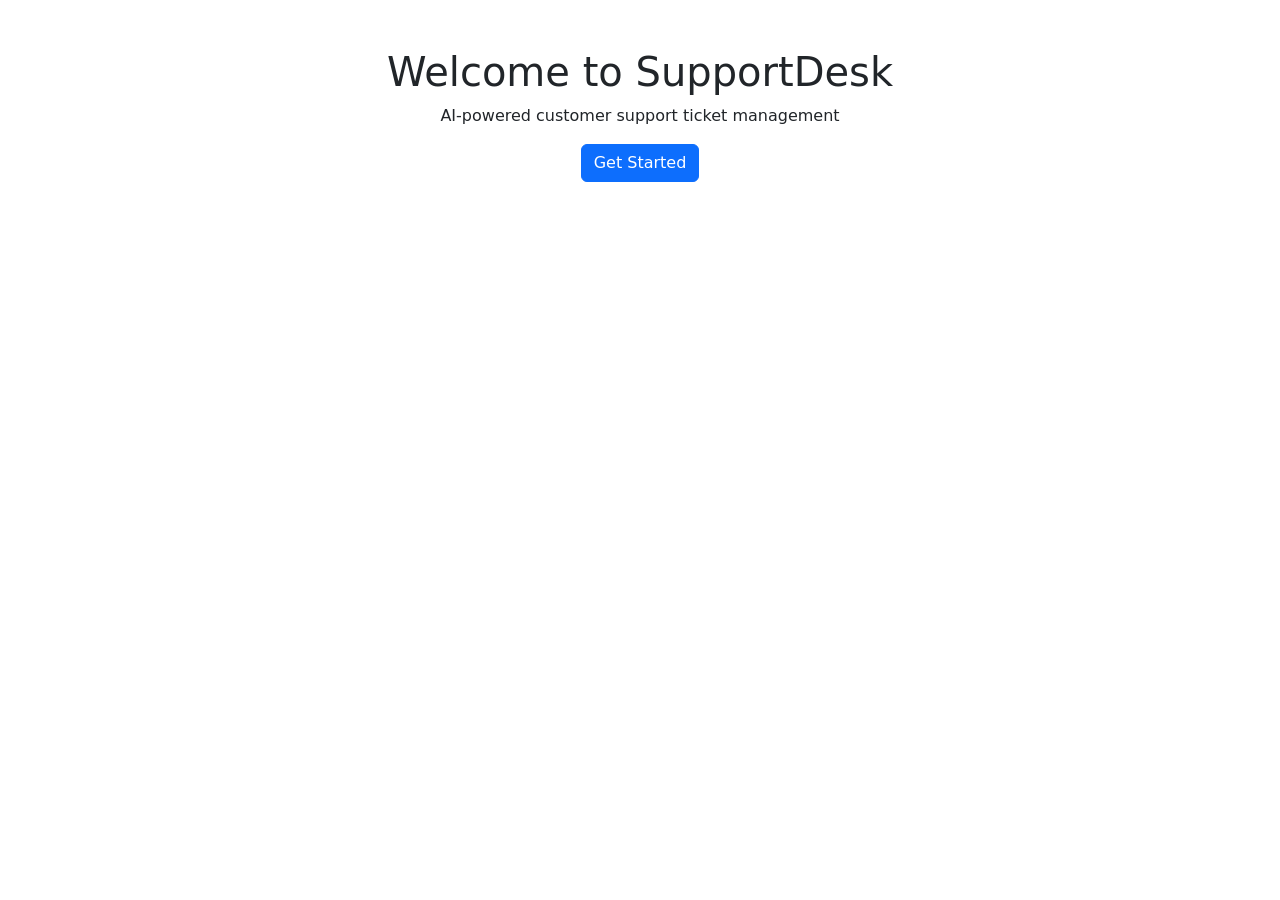
<file: src/main/resources/templates/index.html>
<!DOCTYPE html>
<html lang="en"
      xmlns:th="http://www.thymeleaf.org">

<head>

    <meta charset="UTF-8">

    <meta name="viewport"
          content="width=device-width, initial-scale=1">

    <title>SupportDesk</title>

    <!-- Bootstrap -->
    <link
            href="https://cdn.jsdelivr.net/npm/bootstrap@5.3.3/dist/css/bootstrap.min.css"
            rel="stylesheet">

    <!-- Custom CSS -->
    <link rel="stylesheet"
          th:href="@{/css/style.css}">

</head>

<body>

<div th:replace="~{fragments/navbar :: navbar}"></div>

<div class="container page-container">

    <div class="text-center py-5">

        <h1 class="page-title">
            Welcome to SupportDesk
        </h1>

        <p class="page-subtitle">
            AI-powered customer support ticket management
        </p>

        <a href="/login"
           class="btn btn-primary">
            Get Started
        </a>

    </div>

</div>

</body>
</html>
</file>
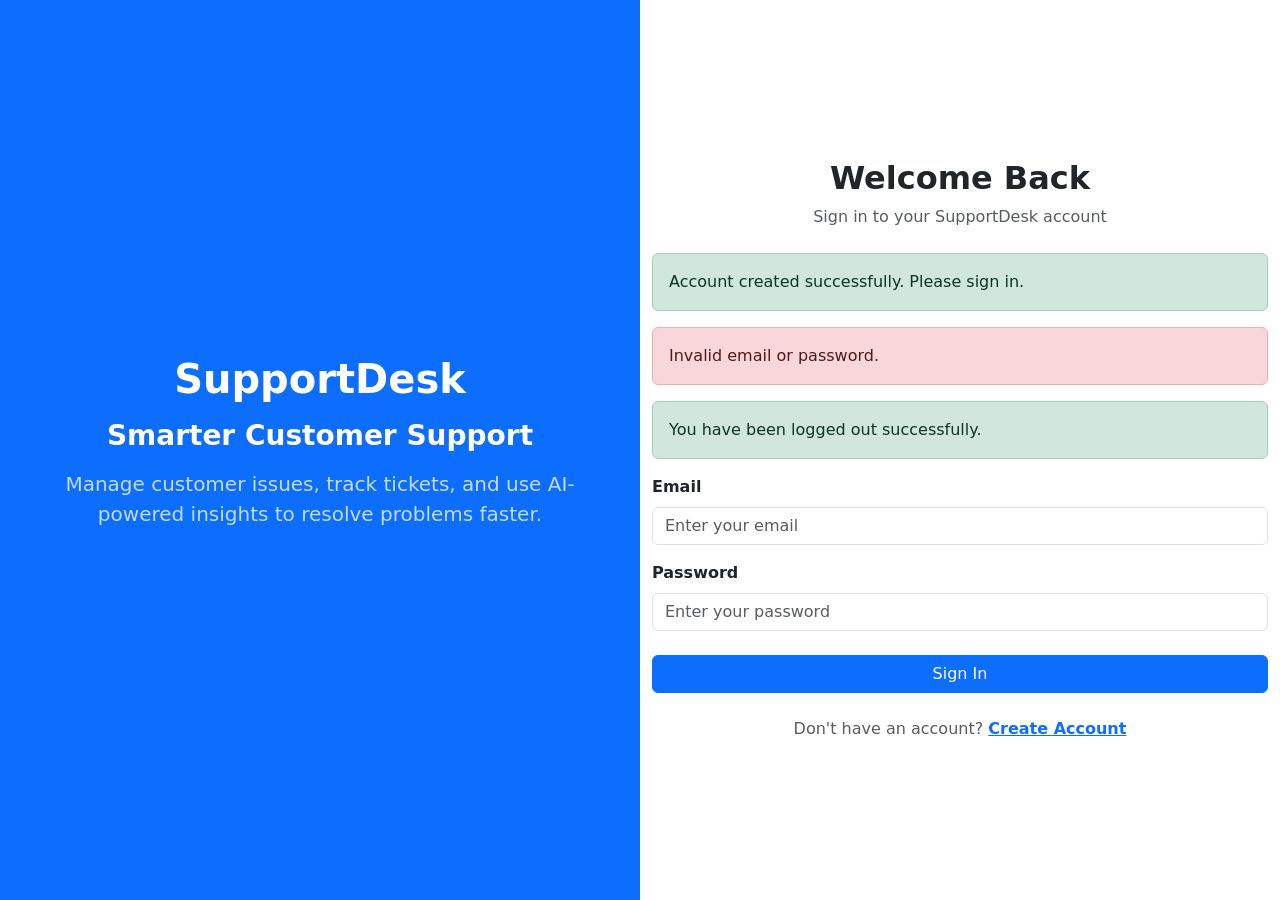
<file: src/main/resources/templates/login.html>
<!DOCTYPE html>
<html lang="en"
      xmlns:th="http://www.thymeleaf.org">

<head>

    <meta charset="UTF-8">

    <meta name="viewport"
          content="width=device-width, initial-scale=1">

    <title>Login | SupportDesk</title>

    <!-- Bootstrap -->
    <link
            href="https://cdn.jsdelivr.net/npm/bootstrap@5.3.3/dist/css/bootstrap.min.css"
            rel="stylesheet">

    <!-- Custom CSS -->
    <link rel="stylesheet"
          th:href="@{/css/style.css}">

</head>

<body>

<div class="container-fluid min-vh-100">

    <div class="row min-vh-100">

        <!-- Left Section -->
        <div class="col-lg-6 d-none d-lg-flex
                    align-items-center justify-content-center
                    bg-primary text-white">

            <div class="text-center px-5">

                <h1 class="fw-bold mb-3">
                    SupportDesk
                </h1>

                <h3 class="fw-semibold mb-3">
                    Smarter Customer Support
                </h3>

                <p class="lead opacity-75">
                    Manage customer issues, track tickets,
                    and use AI-powered insights to resolve
                    problems faster.
                </p>

            </div>

        </div>

        <!-- Login Section -->
        <div class="col-lg-6 d-flex
                    align-items-center justify-content-center">

            <div class="login-container w-100">

                <div class="text-center mb-4">

                    <h2 class="fw-bold">
                        Welcome Back
                    </h2>

                    <p class="text-muted">
                        Sign in to your SupportDesk account
                    </p>

                </div>

                <!-- Registration Success -->
                <div th:if="${param.registered}"
                     class="alert alert-success">
                    Account created successfully. Please sign in.
                </div>

                <!-- Error Message -->
                <div th:if="${param.error}"
                     class="alert alert-danger">
                    Invalid email or password.
                </div>

                <!-- Logout Message -->
                <div th:if="${param.logout}"
                     class="alert alert-success">
                    You have been logged out successfully.
                </div>

                <form th:action="@{/login}"
                      method="post">

                    <!-- Email -->
                    <div class="mb-3">

                        <label for="email"
                               class="form-label fw-semibold">
                            Email
                        </label>

                        <input type="email"
                               class="form-control"
                               id="email"
                               name="username"
                               placeholder="Enter your email"
                               required>

                    </div>

                    <!-- Password -->
                    <div class="mb-4">

                        <label for="password"
                               class="form-label fw-semibold">
                            Password
                        </label>

                        <input type="password"
                               class="form-control"
                               id="password"
                               name="password"
                               placeholder="Enter your password"
                               required>

                    </div>

                    <!-- Login Button -->
                    <button type="submit"
                            class="btn btn-primary w-100">
                        Sign In
                    </button>

                </form>

                <div class="text-center mt-4">

                    <span class="text-muted">
                        Don't have an account?
                    </span>

                    <a th:href="@{/register}"
                       class="fw-semibold text-primary">
                        Create Account
                    </a>

                </div>

            </div>

        </div>

    </div>

</div>

</body>
</html>
</file>
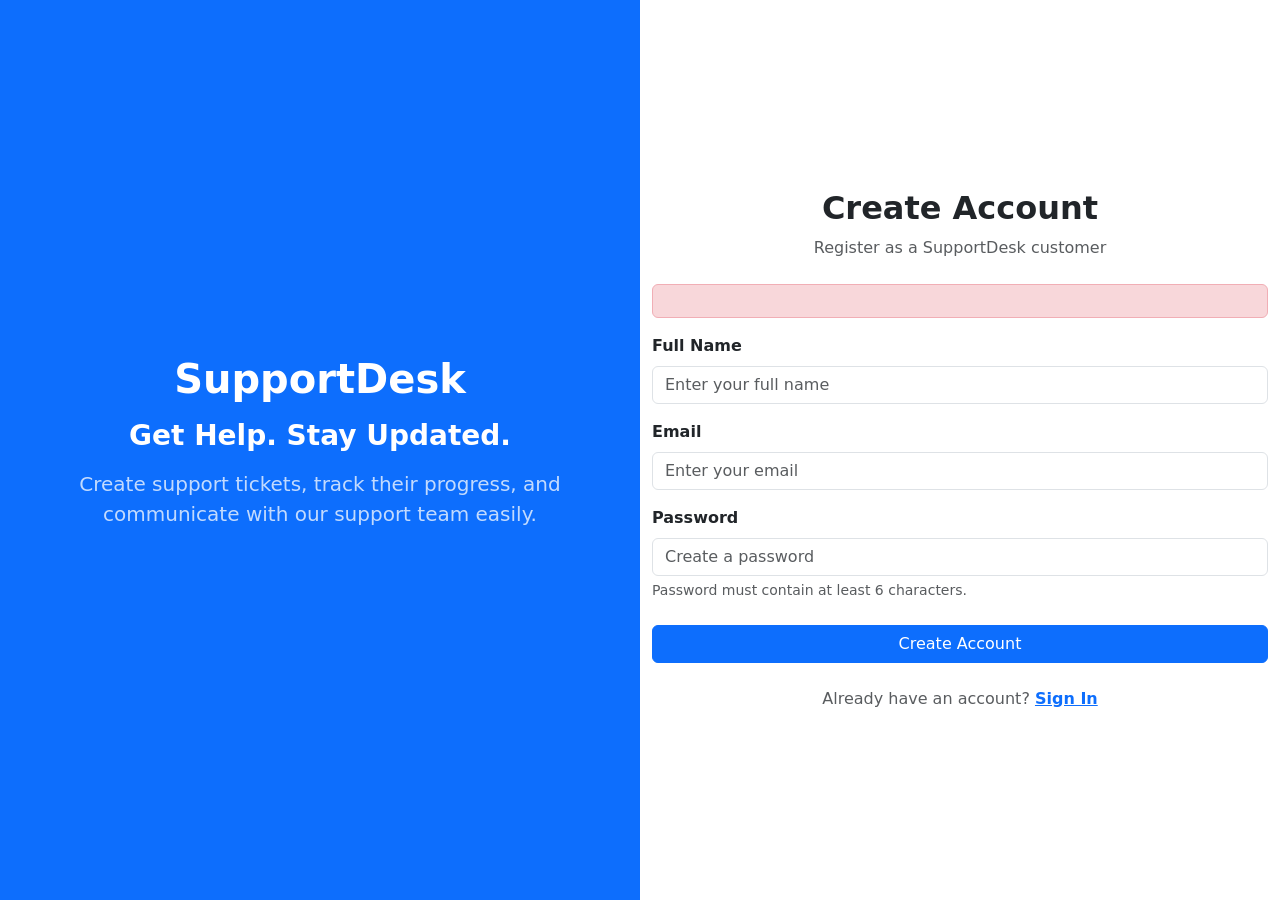
<file: src/main/resources/templates/register.html>
<!DOCTYPE html>
<html lang="en"
      xmlns:th="http://www.thymeleaf.org">

<head>

    <meta charset="UTF-8">

    <meta name="viewport"
          content="width=device-width, initial-scale=1">

    <title>Create Account | SupportDesk</title>

    <link
            href="https://cdn.jsdelivr.net/npm/bootstrap@5.3.3/dist/css/bootstrap.min.css"
            rel="stylesheet">

    <link rel="stylesheet"
          th:href="@{/css/style.css}">

</head>

<body>

<div class="container-fluid min-vh-100">

    <div class="row min-vh-100">

        <!-- Left Section -->
        <div class="col-lg-6 d-none d-lg-flex
                    align-items-center justify-content-center
                    bg-primary text-white">

            <div class="text-center px-5">

                <h1 class="fw-bold mb-3">
                    SupportDesk
                </h1>

                <h3 class="fw-semibold mb-3">
                    Get Help. Stay Updated.
                </h3>

                <p class="lead opacity-75">
                    Create support tickets, track their progress,
                    and communicate with our support team easily.
                </p>

            </div>

        </div>

        <!-- Register Section -->
        <div class="col-lg-6 d-flex
                    align-items-center justify-content-center">

            <div class="login-container w-100">

                <div class="text-center mb-4">

                    <h2 class="fw-bold">
                        Create Account
                    </h2>

                    <p class="text-muted">
                        Register as a SupportDesk customer
                    </p>

                </div>

                <!-- Error -->
                <div th:if="${error}"
                     class="alert alert-danger"
                     th:text="${error}">
                </div>

                <form th:action="@{/register}"
                      method="post">

                    <!-- Name -->
                    <div class="mb-3">

                        <label for="name"
                               class="form-label fw-semibold">
                            Full Name
                        </label>

                        <input type="text"
                               class="form-control"
                               id="name"
                               name="name"
                               placeholder="Enter your full name"
                               required>

                    </div>

                    <!-- Email -->
                    <div class="mb-3">

                        <label for="email"
                               class="form-label fw-semibold">
                            Email
                        </label>

                        <input type="email"
                               class="form-control"
                               id="email"
                               name="email"
                               placeholder="Enter your email"
                               required>

                    </div>

                    <!-- Password -->
                    <div class="mb-4">

                        <label for="password"
                               class="form-label fw-semibold">
                            Password
                        </label>

                        <input type="password"
                               class="form-control"
                               id="password"
                               name="password"
                               placeholder="Create a password"
                               minlength="6"
                               required>

                        <div class="form-text">
                            Password must contain at least 6 characters.
                        </div>

                    </div>

                    <!-- Register -->
                    <button type="submit"
                            class="btn btn-primary w-100">
                        Create Account
                    </button>

                </form>

                <div class="text-center mt-4">

                    <span class="text-muted">
                        Already have an account?
                    </span>

                    <a th:href="@{/login}"
                       class="fw-semibold text-primary">
                        Sign In
                    </a>

                </div>

            </div>

        </div>

    </div>

</div>

</body>
</html>
</file>
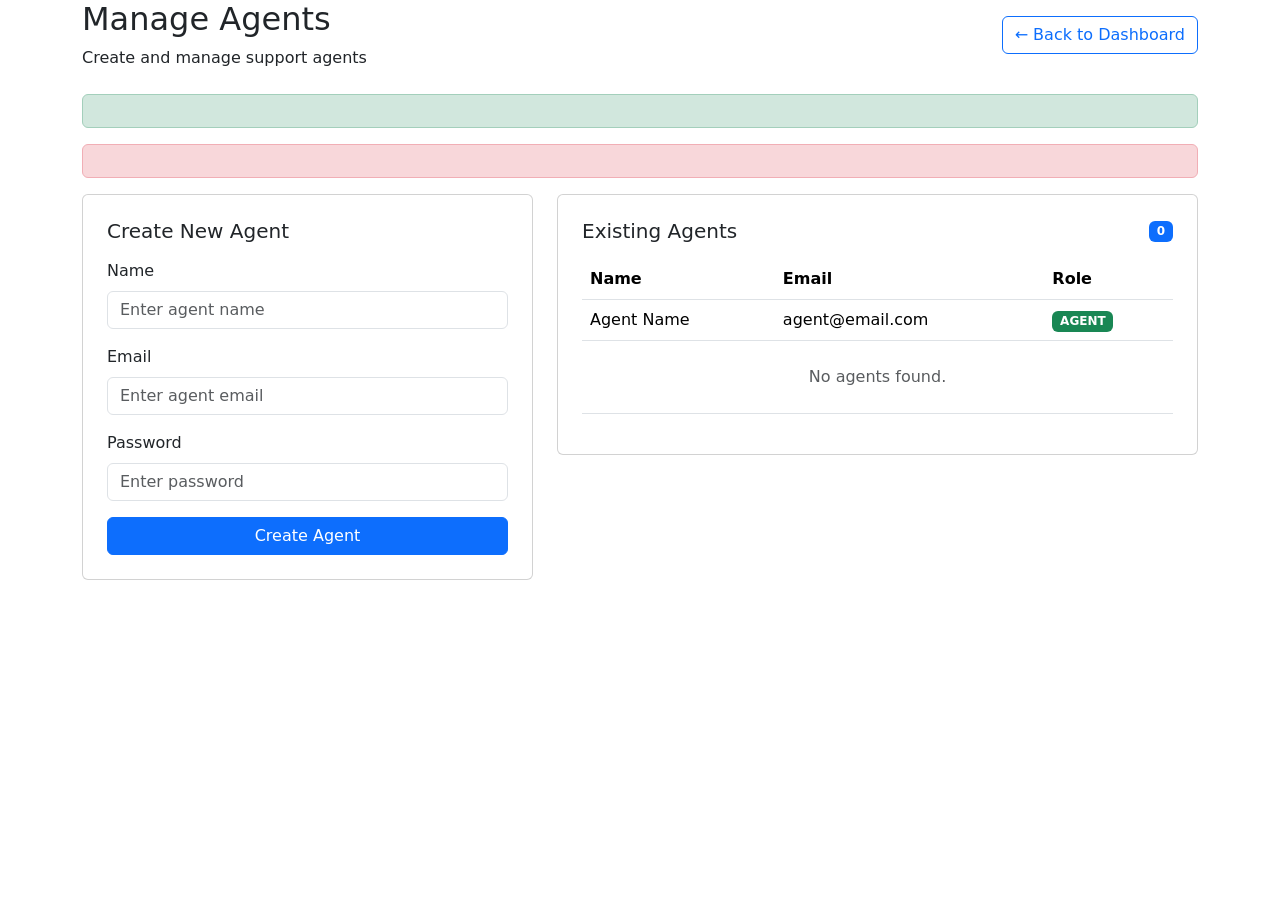
<file: src/main/resources/templates/admin/agents.html>
<!DOCTYPE html>
<html lang="en"
      xmlns:th="http://www.thymeleaf.org">

<head>
    <meta charset="UTF-8">
    <meta name="viewport" content="width=device-width, initial-scale=1">

    <title>Manage Agents - SupportDesk</title>

    <link href="https://cdn.jsdelivr.net/npm/bootstrap@5.3.3/dist/css/bootstrap.min.css"
          rel="stylesheet">

    <link rel="stylesheet"
          th:href="@{/css/style.css}">
</head>

<body>

<div th:replace="~{fragments/navbar :: navbar}"></div>

<div class="container page-container">

    <!-- Header -->
    <div class="d-flex justify-content-between align-items-center mb-4">

        <div>
            <h2 class="page-title">Manage Agents</h2>
            <p class="page-subtitle mb-0">
                Create and manage support agents
            </p>
        </div>

        <a th:href="@{/admin/dashboard}"
           class="btn btn-outline-primary">
            ← Back to Dashboard
        </a>

    </div>

    <!-- Alerts -->
    <div th:if="${success}"
         class="alert alert-success"
         th:text="${success}">
    </div>

    <div th:if="${error}"
         class="alert alert-danger"
         th:text="${error}">
    </div>

    <div class="row g-4">

        <!-- Create Agent -->
        <div class="col-lg-5">

            <div class="card custom-card p-4">

                <h5 class="mb-3">Create New Agent</h5>

                <form th:action="@{/admin/agents}"
                      th:object="${agentRequest}"
                      method="post">

                    <div class="mb-3">

                        <label class="form-label">
                            Name
                        </label>

                        <input type="text"
                               th:field="*{name}"
                               class="form-control"
                               placeholder="Enter agent name">

                    </div>

                    <div class="mb-3">

                        <label class="form-label">
                            Email
                        </label>

                        <input type="email"
                               th:field="*{email}"
                               class="form-control"
                               placeholder="Enter agent email">

                    </div>

                    <div class="mb-3">

                        <label class="form-label">
                            Password
                        </label>

                        <input type="password"
                               th:field="*{password}"
                               class="form-control"
                               placeholder="Enter password">

                    </div>

                    <button type="submit"
                            class="btn btn-primary w-100">
                        Create Agent
                    </button>

                </form>

            </div>

        </div>


        <!-- Agent List -->
        <div class="col-lg-7">

            <div class="card custom-card p-4">

                <div class="d-flex justify-content-between align-items-center mb-3">

                    <h5 class="mb-0">
                        Existing Agents
                    </h5>

                    <span class="badge bg-primary"
                          th:text="${#lists.size(agents)}">
                        0
                    </span>

                </div>

                <div class="table-responsive">

                    <table class="table">

                        <thead>
                        <tr>
                            <th>Name</th>
                            <th>Email</th>
                            <th>Role</th>
                        </tr>
                        </thead>

                        <tbody>

                        <tr th:each="agent : ${agents}">

                            <td th:text="${agent.name}">
                                Agent Name
                            </td>

                            <td th:text="${agent.email}">
                                agent@email.com
                            </td>

                            <td>
                                <span class="badge bg-success"
                                      th:text="${agent.role}">
                                    AGENT
                                </span>
                            </td>

                        </tr>

                        <tr th:if="${#lists.isEmpty(agents)}">

                            <td colspan="3"
                                class="text-center text-muted py-4">
                                No agents found.
                            </td>

                        </tr>

                        </tbody>

                    </table>

                </div>

            </div>

        </div>

    </div>

</div>

</body>
</html>
</file>
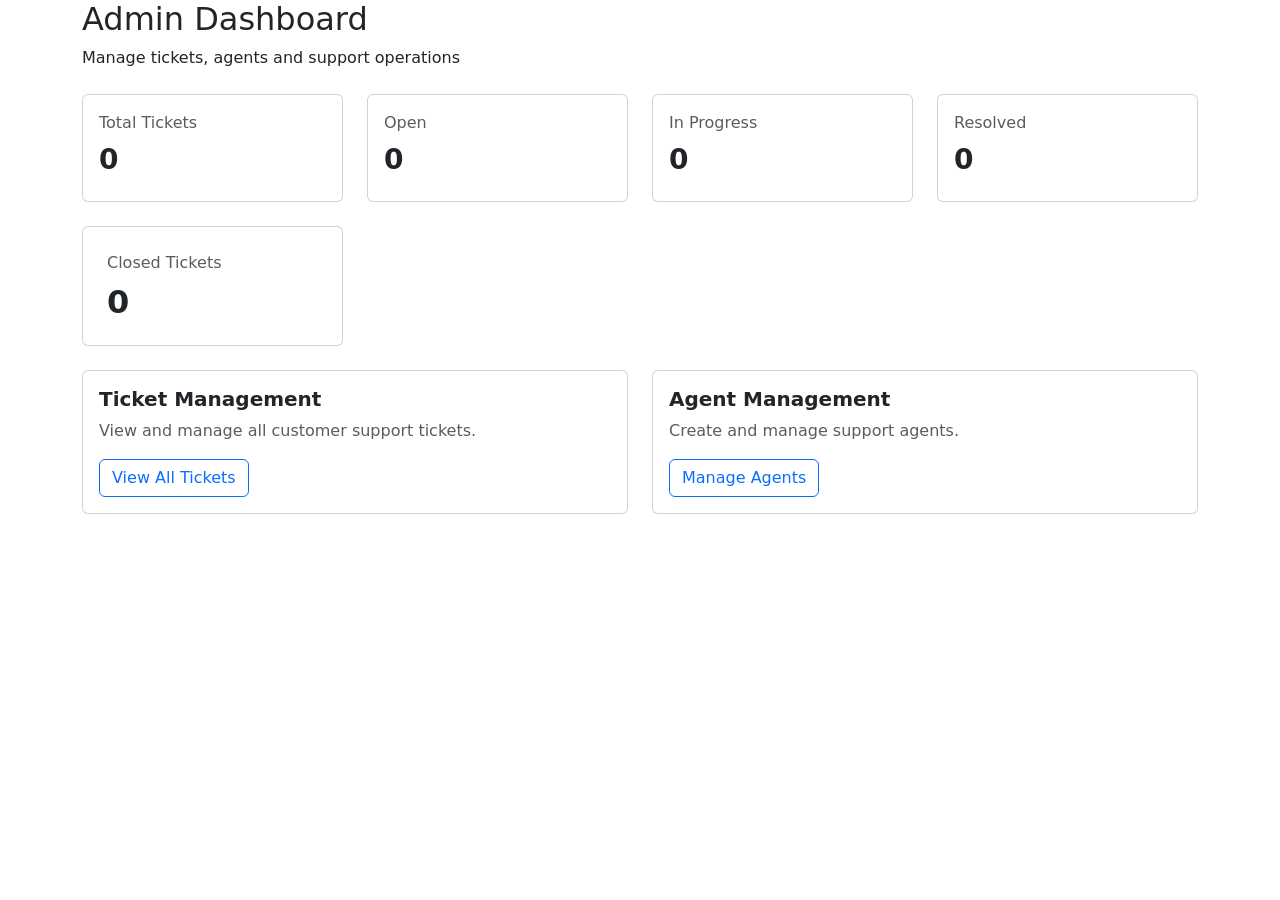
<file: src/main/resources/templates/admin/dashboard.html>
<!DOCTYPE html>
<html lang="en"
      xmlns:th="http://www.thymeleaf.org">

<head>
    <meta charset="UTF-8">
    <meta name="viewport"
          content="width=device-width, initial-scale=1">

    <title>Admin Dashboard - SupportDesk</title>

    <link href="https://cdn.jsdelivr.net/npm/bootstrap@5.3.3/dist/css/bootstrap.min.css"
          rel="stylesheet">

    <link rel="stylesheet"
          th:href="@{/css/style.css}">
</head>

<body>

<div th:replace="~{fragments/navbar :: navbar}"></div>

<div class="container page-container">

    <div class="d-flex justify-content-between align-items-center mb-4">

        <div>
            <h2 class="page-title">Admin Dashboard</h2>
            <p class="page-subtitle mb-0">
                Manage tickets, agents and support operations
            </p>
        </div>


    </div>


    <!-- Statistics -->

    <div class="row g-4 mb-4">

        <div class="col-md-3">

            <div class="card custom-card dashboard-stat">
                <div class="card-body">

                    <p class="text-muted mb-2">
                        Total Tickets
                    </p>

                    <h3 class="fw-bold"
                        th:text="${totalTickets}">
                        0
                    </h3>

                </div>
            </div>

        </div>


        <div class="col-md-3">

            <div class="card custom-card dashboard-stat">
                <div class="card-body">

                    <p class="text-muted mb-2">
                        Open
                    </p>

                    <h3 class="fw-bold"
                        th:text="${openTickets}">
                        0
                    </h3>

                </div>
            </div>

        </div>


        <div class="col-md-3">

            <div class="card custom-card dashboard-stat">
                <div class="card-body">

                    <p class="text-muted mb-2">
                        In Progress
                    </p>

                    <h3 class="fw-bold"
                        th:text="${inProgressTickets}">
                        0
                    </h3>

                </div>
            </div>

        </div>


        <div class="col-md-3">

            <div class="card custom-card dashboard-stat">
                <div class="card-body">

                    <p class="text-muted mb-2">
                        Resolved
                    </p>

                    <h3 class="fw-bold"
                        th:text="${resolvedTickets}">
                        0
                    </h3>

                </div>
            </div>

        </div>

        <div class="col-md-6 col-xl-3">
            <div class="card custom-card dashboard-stat p-4">
                <div class="text-muted mb-2">
                    Closed Tickets
                </div>

                <h2 class="fw-bold mb-0"
                    th:text="${closedTickets}">
                    0
                </h2>
            </div>
        </div>

    </div>


    <!-- Quick Actions -->

    <div class="row g-4">

        <div class="col-md-6">

            <div class="card custom-card">

                <div class="card-body">

                    <h5 class="fw-bold">
                        Ticket Management
                    </h5>

                    <p class="text-muted">
                        View and manage all customer support tickets.
                    </p>

                    <a th:href="@{/admin/tickets}"
                       class="btn btn-outline-primary">
                        View All Tickets
                    </a>

                </div>

            </div>

        </div>


        <div class="col-md-6">

            <div class="card custom-card">

                <div class="card-body">

                    <h5 class="fw-bold">
                        Agent Management
                    </h5>

                    <p class="text-muted">
                        Create and manage support agents.
                    </p>

                    <a th:href="@{/admin/agents}"
                       class="btn btn-outline-primary">
                        Manage Agents
                    </a>

                </div>

            </div>

        </div>

    </div>

</div>

</body>
</html>
</file>
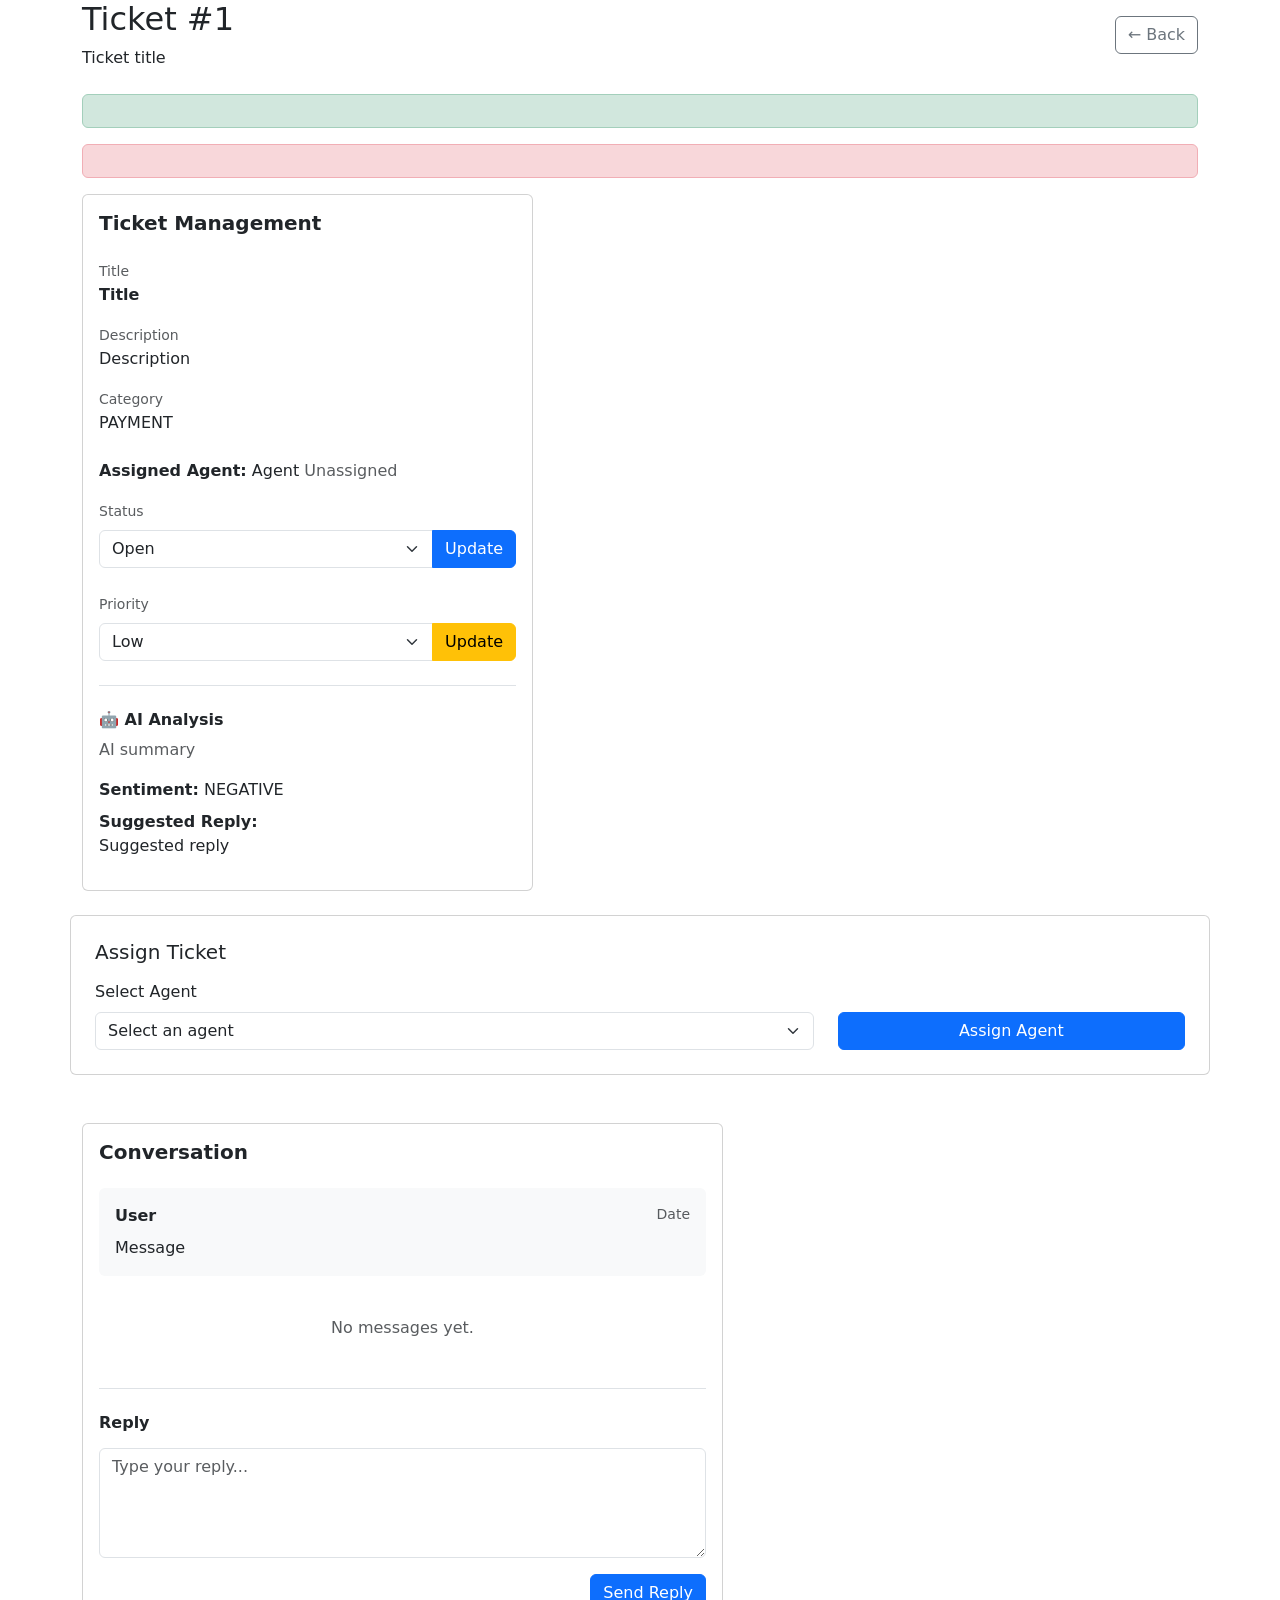
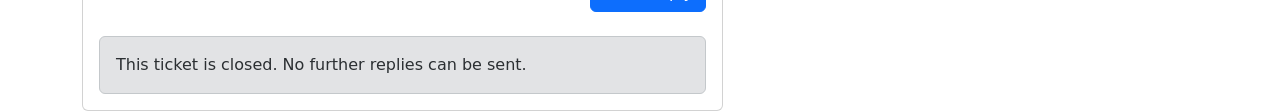
<file: src/main/resources/templates/admin/ticket-details.html>
<!DOCTYPE html>
<html lang="en"
      xmlns:th="http://www.thymeleaf.org">

<head>

    <meta charset="UTF-8">
    <meta name="viewport"
          content="width=device-width, initial-scale=1">

    <title>Manage Ticket - SupportDesk</title>

    <link href="https://cdn.jsdelivr.net/npm/bootstrap@5.3.3/dist/css/bootstrap.min.css"
          rel="stylesheet">

    <link rel="stylesheet"
          th:href="@{/css/style.css}">

</head>

<body>

<div th:replace="~{fragments/navbar :: navbar}"></div>

<div class="container page-container">

    <div class="d-flex justify-content-between align-items-center mb-4">

        <div>

            <h2 class="page-title"
                th:text="'Ticket #' + ${ticket.id}">
                Ticket #1
            </h2>

            <p class="page-subtitle mb-0"
               th:text="${ticket.title}">
                Ticket title
            </p>

        </div>

        <a th:href="@{/admin/tickets}"
           class="btn btn-outline-secondary">
            ← Back
        </a>

    </div>


    <!-- Alerts -->

    <div th:if="${success}"
         class="alert alert-success"
         th:text="${success}">
    </div>

    <div th:if="${error}"
         class="alert alert-danger"
         th:text="${error}">
    </div>


    <div class="row g-4">

        <!-- Ticket Information -->

        <div class="col-lg-5">

            <div class="card custom-card">

                <div class="card-body">

                    <h5 class="fw-bold mb-4">
                        Ticket Management
                    </h5>


                    <div class="mb-3">

                        <label class="text-muted small">
                            Title
                        </label>

                        <div class="fw-semibold"
                             th:text="${ticket.title}">
                            Title
                        </div>

                    </div>


                    <div class="mb-3">

                        <label class="text-muted small">
                            Description
                        </label>

                        <p th:text="${ticket.description}">
                            Description
                        </p>

                    </div>


                    <div class="mb-4">

                        <label class="text-muted small">
                            Category
                        </label>

                        <div th:text="${ticket.category}">
                            PAYMENT
                        </div>

                    </div>

                    <div class="mb-3">
                        <strong>Assigned Agent:</strong>

                        <span th:if="${ticket.assignedAgentName != null}"
                              th:text="${ticket.assignedAgentName}">
                                 Agent
                        </span>

                        <span th:if="${ticket.assignedAgentName == null}"
                              class="text-muted">
                              Unassigned
                        </span>
                    </div>

                    <!-- Status -->

                    <div class="mb-4">

                        <label class="text-muted small mb-2">
                            Status
                        </label>

                        <form th:action="@{/admin/tickets/{id}/status(id=${ticket.id})}"
                              method="post">

                            <div class="input-group">

                                <select name="status"
                                        class="form-select">

                                    <option value="OPEN"
                                            th:selected="${ticket.status.name() == 'OPEN'}">
                                        Open
                                    </option>

                                    <option value="IN_PROGRESS"
                                            th:selected="${ticket.status.name() == 'IN_PROGRESS'}">
                                        In Progress
                                    </option>

                                    <option value="RESOLVED"
                                            th:selected="${ticket.status.name() == 'RESOLVED'}">
                                        Resolved
                                    </option>

                                    <option value="CLOSED"
                                            th:selected="${ticket.status.name() == 'CLOSED'}">
                                        Closed
                                    </option>

                                </select>

                                <button class="btn btn-primary">
                                    Update
                                </button>

                            </div>

                        </form>

                    </div>


                    <!-- Priority -->

                    <div class="mb-4">

                        <label class="text-muted small mb-2">
                            Priority
                        </label>

                        <form th:action="@{/admin/tickets/{id}/priority(id=${ticket.id})}"
                              method="post">

                            <div class="input-group">

                                <select name="priority"
                                        class="form-select">

                                    <option value="LOW"
                                            th:selected="${ticket.priority.name() == 'LOW'}">
                                        Low
                                    </option>

                                    <option value="MEDIUM"
                                            th:selected="${ticket.priority.name() == 'MEDIUM'}">
                                        Medium
                                    </option>

                                    <option value="HIGH"
                                            th:selected="${ticket.priority.name() == 'HIGH'}">
                                        High
                                    </option>

                                    <option value="CRITICAL"
                                            th:selected="${ticket.priority.name() == 'CRITICAL'}">
                                        Critical
                                    </option>

                                </select>

                                <button class="btn btn-warning">
                                    Update
                                </button>

                            </div>

                        </form>

                    </div>


                    <!-- AI -->

                    <div class="border-top pt-4">

                        <h6 class="fw-bold">
                            🤖 AI Analysis
                        </h6>

                        <p class="text-muted"
                           th:text="${ticket.summary}">
                            AI summary
                        </p>

                        <div class="mb-2">

                            <strong>Sentiment:</strong>

                            <span th:text="${ticket.sentiment}">
                                NEGATIVE
                            </span>

                        </div>

                        <div>

                            <strong>Suggested Reply:</strong>

                            <p th:text="${ticket.suggestedReply}">
                                Suggested reply
                            </p>

                        </div>

                    </div>

                </div>

            </div>

        </div>

        <div class="card custom-card p-4 mb-4">

            <h5 class="mb-3">Assign Ticket</h5>

            <form th:action="@{'/admin/tickets/' + ${ticket.id} + '/assign'}"
                  method="post">

                <div class="row align-items-end">

                    <div class="col-md-8">

                        <label class="form-label">
                            Select Agent
                        </label>

                        <select name="agentId"
                                class="form-select"
                                required>

                            <option value="">
                                Select an agent
                            </option>

                            <option th:each="agent : ${agents}"
                                    th:value="${agent.id}"
                                    th:text="${agent.name + ' (' + agent.email + ')'}">
                            </option>

                        </select>

                    </div>

                    <div class="col-md-4">

                        <button type="submit"
                                class="btn btn-primary w-100">
                            Assign Agent
                        </button>

                    </div>

                </div>

            </form>

        </div>

        <!-- Conversation -->

        <div class="col-lg-7">

            <div class="card custom-card">

                <div class="card-body">

                    <h5 class="fw-bold mb-4">
                        Conversation
                    </h5>


                    <div th:if="${messages != null and !messages.isEmpty()}">

                        <div th:each="message : ${messages}"
                             class="mb-3 p-3 rounded bg-light">

                            <div class="d-flex justify-content-between">

                                <strong th:text="${message.senderName}">
                                    User
                                </strong>

                                <small class="text-muted"
                                       th:text="${#temporals.format(message.createdAt, 'dd MMM yyyy, HH:mm')}">
                                    Date
                                </small>

                            </div>

                            <div class="mt-2"
                                 th:text="${message.message}">
                                Message
                            </div>

                        </div>

                    </div>


                    <div th:if="${messages == null or messages.isEmpty()}"
                         class="text-muted text-center py-4">

                        No messages yet.

                    </div>


                    <!-- Admin Reply -->

                    <div th:if="${ticket.status.name() != 'CLOSED'}"
                         class="border-top pt-4 mt-4">

                        <h6 class="fw-bold mb-3">
                            Reply
                        </h6>

                        <form th:action="@{/admin/tickets/{id}/messages(id=${ticket.id})}"
                              method="post">

                            <textarea name="message"
                                      class="form-control mb-3"
                                      rows="4"
                                      placeholder="Type your reply..."
                                      required></textarea>

                            <div class="text-end">

                                <button class="btn btn-primary">
                                    Send Reply
                                </button>

                            </div>

                        </form>

                    </div>


                    <div th:if="${ticket.status.name() == 'CLOSED'}"
                         class="alert alert-secondary mt-4 mb-0">

                        This ticket is closed. No further replies can be sent.

                    </div>

                </div>

            </div>

        </div>

    </div>

</div>

</body>
</html>
</file>
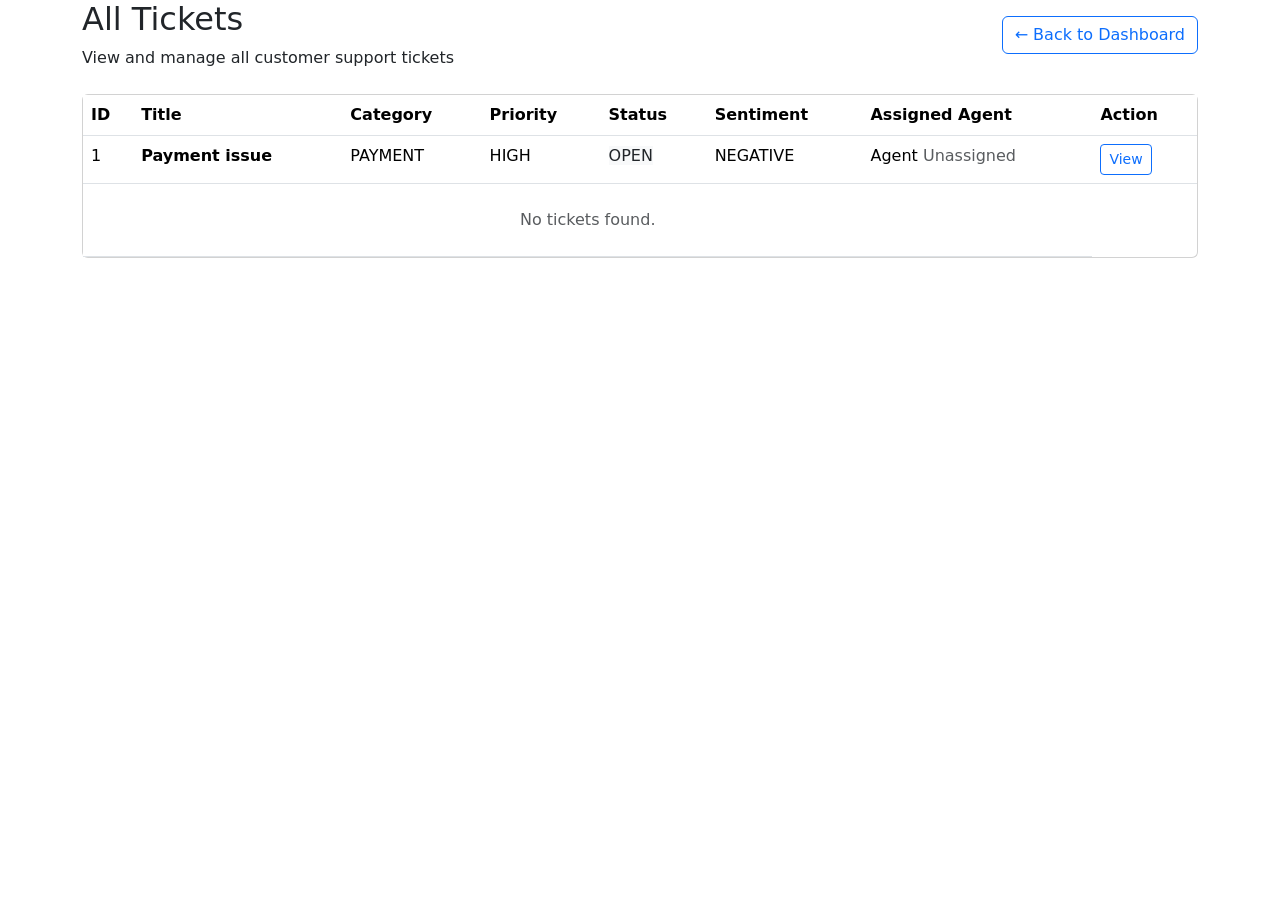
<file: src/main/resources/templates/admin/tickets.html>
<!DOCTYPE html>
<html lang="en"
      xmlns:th="http://www.thymeleaf.org">

<head>
    <meta charset="UTF-8">
    <meta name="viewport"
          content="width=device-width, initial-scale=1">

    <title>All Tickets - SupportDesk</title>

    <link href="https://cdn.jsdelivr.net/npm/bootstrap@5.3.3/dist/css/bootstrap.min.css"
          rel="stylesheet">

    <link rel="stylesheet"
          th:href="@{/css/style.css}">
</head>

<body>

<div th:replace="~{fragments/navbar :: navbar}"></div>

<div class="container page-container">

    <div class="d-flex justify-content-between align-items-center mb-4">

        <div>
            <h2 class="page-title">All Tickets</h2>
            <p class="page-subtitle mb-0">
                View and manage all customer support tickets
            </p>
        </div>

        <a th:href="@{/admin/dashboard}"
           class="btn btn-outline-primary">
            ← Back to Dashboard
        </a>

    </div>


    <div class="card custom-card">

        <div class="card-body p-0">

            <div class="table-responsive">

                <table class="table table-hover mb-0">

                    <thead>
                    <tr>
                        <th>ID</th>
                        <th>Title</th>
                        <th>Category</th>
                        <th>Priority</th>
                        <th>Status</th>
                        <th>Sentiment</th>
                        <th>Assigned Agent</th>
                        <th>Action</th>
                    </tr>
                    </thead>

                    <tbody>

                    <tr th:each="ticket : ${tickets}">

                        <td th:text="${ticket.id}">
                            1
                        </td>

                        <td>
                            <strong th:text="${ticket.title}">
                                Payment issue
                            </strong>
                        </td>

                        <td th:text="${ticket.category}">
                            PAYMENT
                        </td>

                        <td th:text="${ticket.priority}">
                            HIGH
                        </td>

                        <td>

                            <span class="status-badge bg-light text-dark"
                                  th:text="${ticket.status}">
                                OPEN
                            </span>

                        </td>

                        <td th:text="${ticket.sentiment}">
                            NEGATIVE
                        </td>

                        <td>
                            <span th:if="${ticket.assignedAgentName != null}"
                            th:text="${ticket.assignedAgentName}">
                                 Agent
                            </span>

                            <span th:if="${ticket.assignedAgentName == null}"
                                  class="text-muted">
                                  Unassigned
                             </span>
                        </td>
                        <td>

                            <a th:href="@{/admin/tickets/{id}(id=${ticket.id})}"
                               class="btn btn-sm btn-outline-primary">
                                View
                            </a>

                        </td>

                    </tr>

                    <tr th:if="${tickets.isEmpty()}">

                        <td colspan="7"
                            class="text-center text-muted py-4">

                            No tickets found.

                        </td>

                    </tr>

                    </tbody>

                </table>

            </div>

        </div>

    </div>

</div>

</body>
</html>
</file>
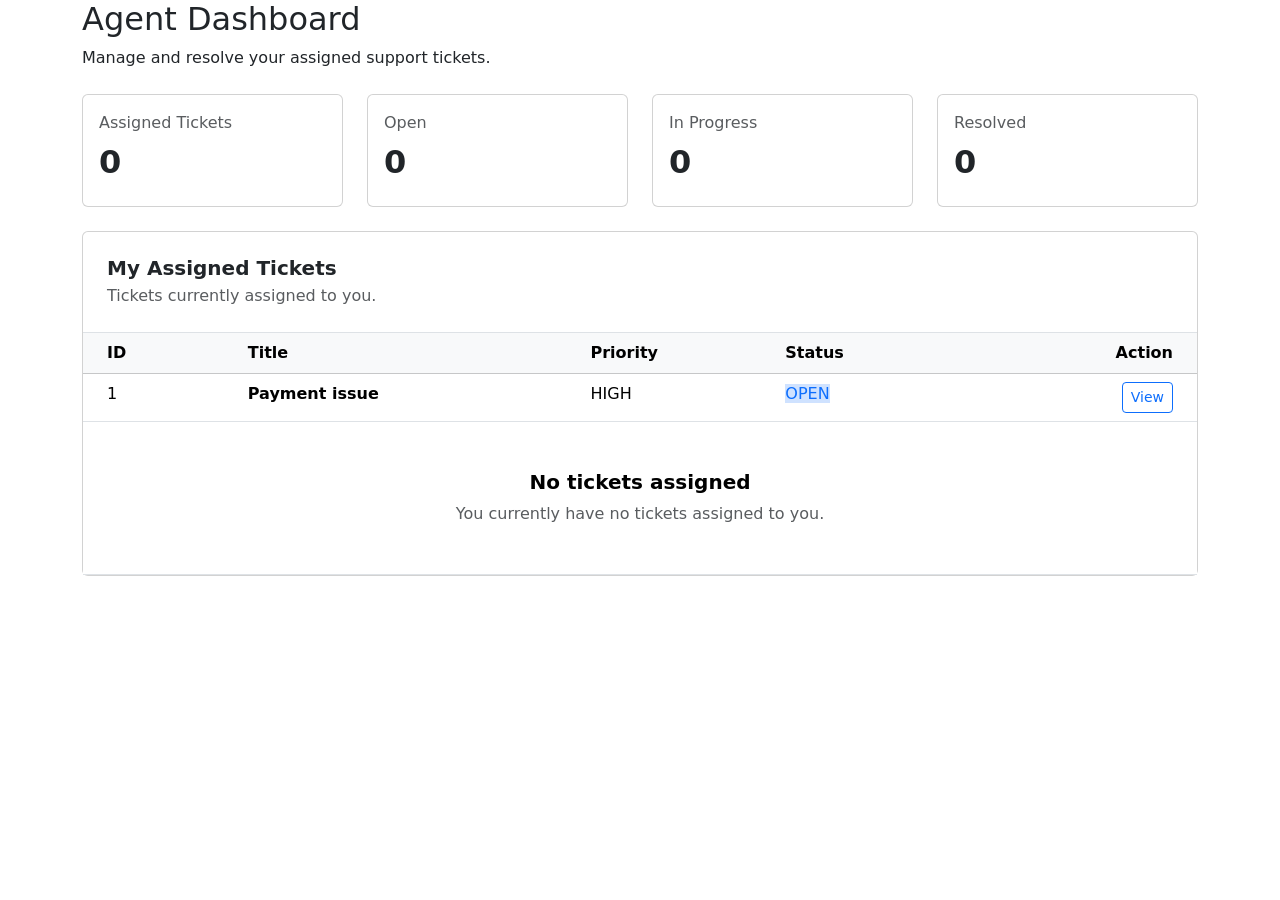
<file: src/main/resources/templates/agent/dashboard.html>
<!DOCTYPE html>
<html lang="en"
      xmlns:th="http://www.thymeleaf.org">

<head>
    <meta charset="UTF-8">
    <meta name="viewport" content="width=device-width, initial-scale=1">

    <title>Agent Dashboard | SupportDesk</title>

    <link href="https://cdn.jsdelivr.net/npm/bootstrap@5.3.3/dist/css/bootstrap.min.css"
          rel="stylesheet">

    <link rel="stylesheet" th:href="@{/css/style.css}">
</head>

<body>

<div th:replace="~{fragments/navbar :: navbar}"></div>

<div class="container page-container">

    <!-- Header -->
    <div class="d-flex justify-content-between align-items-center mb-4">

        <div>
            <h2 class="page-title">
                Agent Dashboard
            </h2>

            <p class="page-subtitle mb-0">
                Manage and resolve your assigned support tickets.
            </p>
        </div>

    </div>


    <!-- Statistics -->

    <div class="row g-4 mb-4">

        <!-- Total -->
        <div class="col-md-6 col-lg-3">

            <div class="card custom-card dashboard-stat">

                <div class="card-body">

                    <p class="text-muted mb-2">
                        Assigned Tickets
                    </p>

                    <h2 class="fw-bold"
                        th:text="${#lists.size(tickets)}">
                        0
                    </h2>

                </div>

            </div>

        </div>


        <!-- Open -->
        <div class="col-md-6 col-lg-3">

            <div class="card custom-card dashboard-stat">

                <div class="card-body">

                    <p class="text-muted mb-2">
                        Open
                    </p>

                    <h2 class="fw-bold"
                        th:text="${#lists.size(tickets.?[status == T(com.example.support.enums.TicketStatus).OPEN])}">
                        0
                    </h2>

                </div>

            </div>

        </div>


        <!-- In Progress -->
        <div class="col-md-6 col-lg-3">

            <div class="card custom-card dashboard-stat">

                <div class="card-body">

                    <p class="text-muted mb-2">
                        In Progress
                    </p>

                    <h2 class="fw-bold"
                        th:text="${#lists.size(tickets.?[status == T(com.example.support.enums.TicketStatus).IN_PROGRESS])}">
                        0
                    </h2>

                </div>

            </div>

        </div>


        <!-- Resolved -->
        <div class="col-md-6 col-lg-3">

            <div class="card custom-card dashboard-stat">

                <div class="card-body">

                    <p class="text-muted mb-2">
                        Resolved
                    </p>

                    <h2 class="fw-bold"
                        th:text="${#lists.size(tickets.?[status == T(com.example.support.enums.TicketStatus).RESOLVED])}">
                        0
                    </h2>

                </div>

            </div>

        </div>

    </div>


    <!-- Assigned Tickets -->

    <div class="card custom-card">

        <div class="card-body p-0">

            <div class="p-4 border-bottom">

                <h5 class="fw-bold mb-1">
                    My Assigned Tickets
                </h5>

                <p class="text-muted mb-0">
                    Tickets currently assigned to you.
                </p>

            </div>


            <div class="table-responsive">

                <table class="table table-hover mb-0">

                    <thead class="table-light">

                    <tr>

                        <th class="px-4">
                            ID
                        </th>

                        <th>
                            Title
                        </th>

                        <th>
                            Priority
                        </th>

                        <th>
                            Status
                        </th>

                        <th class="text-end px-4">
                            Action
                        </th>

                    </tr>

                    </thead>


                    <tbody>

                    <tr th:each="ticket : ${tickets}">

                        <td class="px-4"
                            th:text="${ticket.id}">
                            1
                        </td>

                        <td>

                            <span class="fw-semibold"
                                  th:text="${ticket.title}">
                                Payment issue
                            </span>

                        </td>

                        <td>

                            <span th:text="${ticket.priority}">
                                HIGH
                            </span>

                        </td>

                        <td>

                            <span class="status-badge bg-primary-subtle text-primary"
                                  th:text="${ticket.status}">
                                OPEN
                            </span>

                        </td>

                        <td class="text-end px-4">

                            <a th:href="@{/agent/tickets/{id}(id=${ticket.id})}"
                               class="btn btn-sm btn-outline-primary">
                                View
                            </a>

                        </td>

                    </tr>


                    <!-- Empty state -->

                    <tr th:if="${#lists.isEmpty(tickets)}">

                        <td colspan="5"
                            class="text-center py-5">

                            <h5 class="fw-semibold">
                                No tickets assigned
                            </h5>

                            <p class="text-muted mb-0">
                                You currently have no tickets assigned to you.
                            </p>

                        </td>

                    </tr>

                    </tbody>

                </table>

            </div>

        </div>

    </div>

</div>

</body>
</html>
</file>
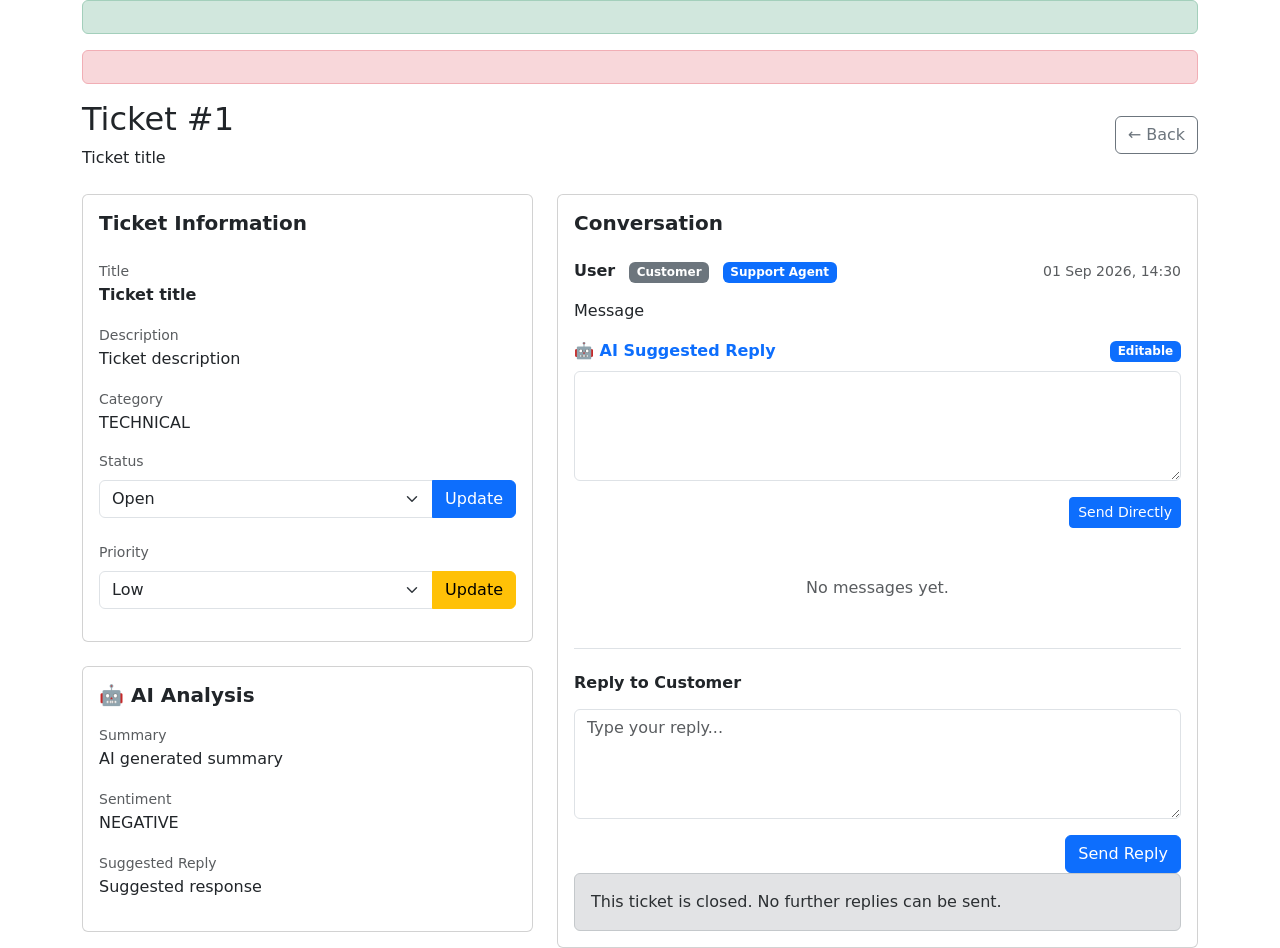
<file: src/main/resources/templates/agent/ticket-details.html>
<!DOCTYPE html>
<html lang="en"
      xmlns:th="http://www.thymeleaf.org">

<head>
    <meta charset="UTF-8">
    <meta name="viewport"
          content="width=device-width, initial-scale=1">

    <title>Ticket Details - SupportDesk</title>

    <link href="https://cdn.jsdelivr.net/npm/bootstrap@5.3.3/dist/css/bootstrap.min.css"
          rel="stylesheet">

    <link rel="stylesheet"
          th:href="@{/css/style.css}">
</head>

<body>

<div th:replace="~{fragments/navbar :: navbar}"></div>

<div class="container page-container">

    <!-- Success Message -->
    <div th:if="${success}"
         class="alert alert-success"
         role="alert">

        <span th:text="${success}"></span>

    </div>

    <!-- Error Message -->
    <div th:if="${error}"
         class="alert alert-danger"
         role="alert">

        <span th:text="${error}"></span>

    </div>


    <!-- Header -->
    <div class="d-flex justify-content-between align-items-center mb-4">

        <div>

            <h2 class="page-title"
                th:text="'Ticket #' + ${ticket.id}">

                Ticket #1

            </h2>

            <p class="page-subtitle mb-0"
               th:text="${ticket.title}">

                Ticket title

            </p>

        </div>

        <a th:href="@{/agent/dashboard}"
           class="btn btn-outline-secondary">

            ← Back

        </a>

    </div>


    <div class="row g-4">

        <!-- LEFT: Ticket Information -->
        <div class="col-lg-5">

            <!-- Ticket Information Card -->
            <div class="card custom-card">

                <div class="card-body">

                    <h5 class="fw-bold mb-4">
                        Ticket Information
                    </h5>


                    <!-- Title -->
                    <div class="mb-3">

                        <label class="text-muted small">
                            Title
                        </label>

                        <div class="fw-semibold"
                             th:text="${ticket.title}">

                            Ticket title

                        </div>

                    </div>


                    <!-- Description -->
                    <div class="mb-3">

                        <label class="text-muted small">
                            Description
                        </label>

                        <div th:text="${ticket.description}">

                            Ticket description

                        </div>

                    </div>


                    <!-- Category -->
                    <div class="mb-3">

                        <label class="text-muted small">
                            Category
                        </label>

                        <div th:text="${ticket.category}">

                            TECHNICAL

                        </div>

                    </div>


                    <!-- Status -->
                    <div class="mb-4">

                        <label class="text-muted small d-block mb-2">
                            Status
                        </label>

                        <form th:action="@{/agent/tickets/{id}/status(id=${ticket.id})}"
                              method="post">

                            <div class="input-group">

                                <select name="status"
                                        class="form-select">

                                    <option value="OPEN"
                                            th:selected="${ticket.status.name() == 'OPEN'}">

                                        Open

                                    </option>

                                    <option value="IN_PROGRESS"
                                            th:selected="${ticket.status.name() == 'IN_PROGRESS'}">

                                        In Progress

                                    </option>

                                    <option value="RESOLVED"
                                            th:selected="${ticket.status.name() == 'RESOLVED'}">

                                        Resolved

                                    </option>

                                    <option value="CLOSED"
                                            th:selected="${ticket.status.name() == 'CLOSED'}">

                                        Closed

                                    </option>

                                </select>

                                <button type="submit"
                                        class="btn btn-primary">

                                    Update

                                </button>

                            </div>

                        </form>

                    </div>


                    <!-- Priority -->
                    <div class="mb-3">

                        <label class="text-muted small d-block mb-2">
                            Priority
                        </label>

                        <form th:action="@{/agent/tickets/{id}/priority(id=${ticket.id})}"
                              method="post">

                            <div class="input-group">

                                <select name="priority"
                                        class="form-select">

                                    <option value="LOW"
                                            th:selected="${ticket.priority.name() == 'LOW'}">

                                        Low

                                    </option>

                                    <option value="MEDIUM"
                                            th:selected="${ticket.priority.name() == 'MEDIUM'}">

                                        Medium

                                    </option>

                                    <option value="HIGH"
                                            th:selected="${ticket.priority.name() == 'HIGH'}">

                                        High

                                    </option>

                                    <option value="CRITICAL"
                                            th:selected="${ticket.priority.name() == 'CRITICAL'}">

                                        Critical

                                    </option>

                                </select>

                                <button type="submit"
                                        class="btn btn-warning">

                                    Update

                                </button>

                            </div>

                        </form>

                    </div>

                </div>

            </div>


            <!-- AI Analysis -->
            <div class="card custom-card mt-4">

                <div class="card-body">

                    <h5 class="fw-bold mb-3">
                        🤖 AI Analysis
                    </h5>


                    <!-- Summary -->
                    <div class="mb-3">

                        <label class="text-muted small">
                            Summary
                        </label>

                        <p th:text="${ticket.summary}">

                            AI generated summary

                        </p>

                    </div>


                    <!-- Sentiment -->
                    <div class="mb-3">

                        <label class="text-muted small">
                            Sentiment
                        </label>

                        <div th:text="${ticket.sentiment}">

                            NEGATIVE

                        </div>

                    </div>


                    <!-- Original Suggested Reply -->
                    <div>

                        <label class="text-muted small">
                            Suggested Reply
                        </label>

                        <p th:text="${ticket.suggestedReply}">

                            Suggested response

                        </p>

                    </div>

                </div>

            </div>

        </div>


        <!-- RIGHT: Conversation -->
        <div class="col-lg-7">

            <div class="card custom-card">

                <div class="card-body">

                    <h5 class="fw-bold mb-4">
                        Conversation
                    </h5>


                    <!-- Messages Exist -->
                    <div th:if="${messages != null and !messages.isEmpty()}">

                        <div th:each="message : ${messages}"
                             class="message-card mb-4">

                            <!-- Message Header -->
                            <div class="d-flex justify-content-between align-items-center">

                                <div>

                                    <strong th:text="${message.senderName}">
                                        User
                                    </strong>

                                    <span class="badge bg-secondary ms-2"
                                          th:if="${message.senderId == ticket.customerId}">

                                        Customer

                                    </span>

                                    <span class="badge bg-primary ms-2"
                                          th:if="${message.senderId != ticket.customerId}">

                                        Support Agent

                                    </span>

                                </div>

                                <small class="text-muted"
                                       th:text="${#temporals.format(message.createdAt, 'dd MMM yyyy, HH:mm')}">

                                    01 Sep 2026, 14:30

                                </small>

                            </div>


                            <!-- Original Message -->
                            <div class="message-content mt-3"
                                 th:text="${message.message}">

                                Message

                            </div>


                            <!-- AI Suggested Reply for Customer Message -->
                            <div th:if="${message.senderId == ticket.customerId
                                       and ticket.status.name() != 'CLOSED'
                                       and suggestedReplies != null
                                       and suggestedReplies.containsKey(message.id)}"
                                 class="ai-suggestion-box mt-3">

                                <div class="d-flex justify-content-between align-items-center mb-2">

                                    <strong class="text-primary">

                                        🤖 AI Suggested Reply

                                    </strong>

                                    <span class="badge bg-primary">

                                        Editable

                                    </span>

                                </div>


                                <!-- Editable AI Reply -->
                                <form th:action="@{/agent/tickets/{id}/messages(id=${ticket.id})}"
                                      method="post">

                                    <textarea name="message"
                                              class="form-control mb-3"
                                              rows="4"
                                              th:text="${suggestedReplies.get(message.id)}"
                                              required></textarea>


                                    <div class="text-end">

                                        <button type="submit"
                                                class="btn btn-primary btn-sm">

                                            Send Directly

                                        </button>

                                    </div>

                                </form>

                            </div>

                        </div>

                    </div>


                    <!-- No Messages -->
                    <div th:if="${messages == null or messages.isEmpty()}"
                         class="text-muted text-center py-4">

                        No messages yet.

                    </div>


                    <!-- Manual Reply -->
                    <div class="border-top pt-4 mt-4">

                        <h6 class="fw-bold mb-3">
                            Reply to Customer
                        </h6>


                        <!-- Open Ticket -->
                        <div th:if="${ticket.status.name() != 'CLOSED'}">

                            <form th:action="@{/agent/tickets/{id}/messages(id=${ticket.id})}"
                                  method="post">

                                <textarea name="message"
                                          class="form-control mb-3"
                                          rows="4"
                                          placeholder="Type your reply..."
                                          required></textarea>

                                <div class="text-end">

                                    <button type="submit"
                                            class="btn btn-primary">

                                        Send Reply

                                    </button>

                                </div>

                            </form>

                        </div>


                        <!-- Closed Ticket -->
                        <div th:if="${ticket.status.name() == 'CLOSED'}"
                             class="alert alert-secondary mb-0">

                            This ticket is closed. No further replies can be sent.

                        </div>

                    </div>

                </div>

            </div>

        </div>

    </div>

</div>

</body>
</html>
</file>
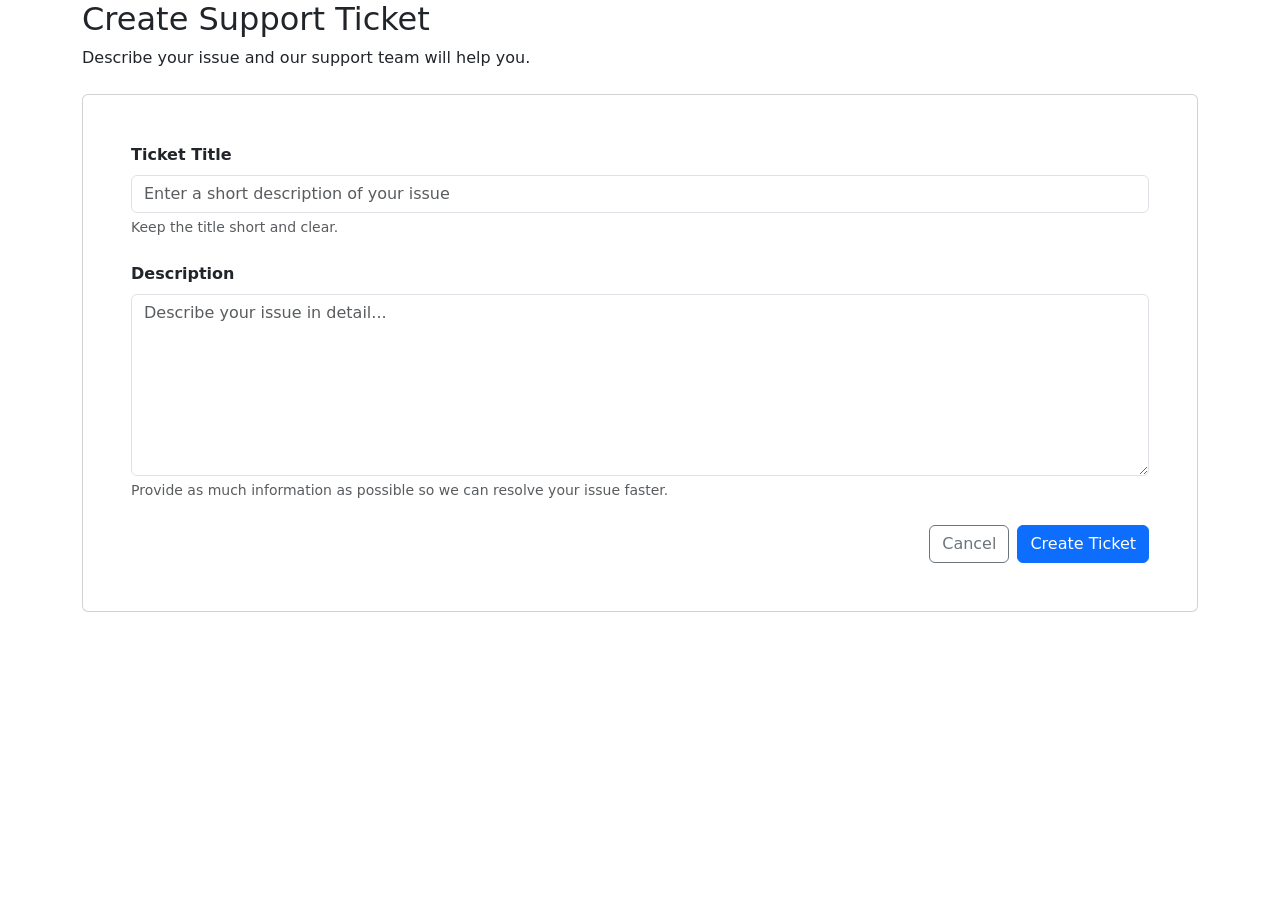
<file: src/main/resources/templates/customer/create-ticket.html>
<!DOCTYPE html>
<html lang="en"
      xmlns:th="http://www.thymeleaf.org">

<head>
    <meta charset="UTF-8">
    <meta name="viewport" content="width=device-width, initial-scale=1">

    <title>Create Ticket | SupportDesk</title>

    <link href="https://cdn.jsdelivr.net/npm/bootstrap@5.3.3/dist/css/bootstrap.min.css"
          rel="stylesheet">

    <link rel="stylesheet" th:href="@{/css/style.css}">
</head>

<body>

<!-- Navbar -->
<div th:replace="~{fragments/navbar :: navbar}"></div>


<div class="container page-container">

    <!-- Page Header -->
    <div class="mb-4">
        <h2 class="page-title">Create Support Ticket</h2>

        <p class="page-subtitle">
            Describe your issue and our support team will help you.
        </p>
    </div>


    <!-- Ticket Form -->
    <div class="card custom-card">

        <div class="card-body p-4 p-md-5">

            <form th:action="@{/customer/tickets}"
                  method="post">

                <!-- Title -->
                <div class="mb-4">

                    <label for="title"
                           class="form-label fw-semibold">
                        Ticket Title
                    </label>

                    <input type="text"
                           class="form-control"
                           id="title"
                           name="title"
                           placeholder="Enter a short description of your issue"
                           maxlength="200"
                           required>

                    <div class="form-text">
                        Keep the title short and clear.
                    </div>

                </div>


                <!-- Description -->
                <div class="mb-4">

                    <label for="description"
                           class="form-label fw-semibold">
                        Description
                    </label>

                    <textarea class="form-control"
                              id="description"
                              name="description"
                              rows="7"
                              placeholder="Describe your issue in detail..."
                              required></textarea>

                    <div class="form-text">
                        Provide as much information as possible so we can resolve your issue faster.
                    </div>

                </div>


                <!-- Buttons -->
                <div class="d-flex justify-content-end gap-2">

                    <a th:href="@{/customer/dashboard}"
                       class="btn btn-outline-secondary">
                        Cancel
                    </a>

                    <button type="submit"
                            class="btn btn-primary">
                        Create Ticket
                    </button>

                </div>

            </form>

        </div>

    </div>

</div>

</body>
</html>
</file>
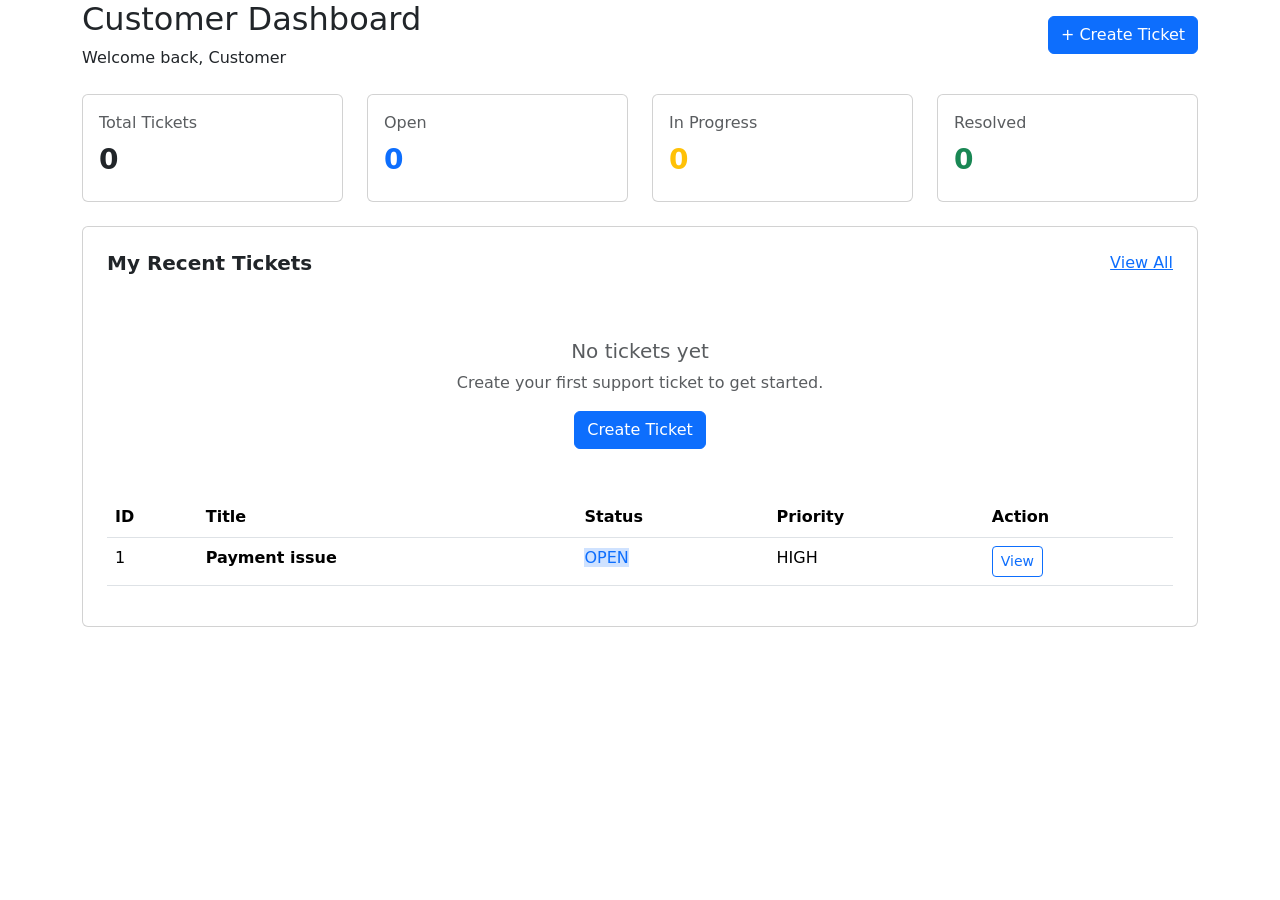
<file: src/main/resources/templates/customer/dashboard.html>
<!DOCTYPE html>
<html lang="en"
      xmlns:th="http://www.thymeleaf.org">

<head>

    <meta charset="UTF-8">

    <meta name="viewport"
          content="width=device-width, initial-scale=1">

    <title>Customer Dashboard | SupportDesk</title>

    <link
            href="https://cdn.jsdelivr.net/npm/bootstrap@5.3.3/dist/css/bootstrap.min.css"
            rel="stylesheet">

    <link rel="stylesheet"
          th:href="@{/css/style.css}">

</head>

<body>

<!-- Navbar -->
<div th:replace="~{fragments/navbar :: navbar}"></div>


<div class="container page-container">

    <!-- Header -->

    <div class="d-flex justify-content-between
                align-items-center mb-4">

        <div>

            <h2 class="page-title">
                Customer Dashboard
            </h2>

            <p class="page-subtitle mb-0">
                Welcome back,
                <span th:text="${loggedInUser.name}">
                    Customer
                </span>
            </p>

        </div>

        <a th:href="@{/customer/tickets/create}"
           class="btn btn-primary">

            + Create Ticket

        </a>

    </div>


    <!-- Statistics -->

    <div class="row g-4 mb-4">

        <div class="col-md-3">

            <div class="card custom-card h-100">

                <div class="card-body">

                    <p class="text-muted mb-2">
                        Total Tickets
                    </p>

                    <h3 class="fw-bold"
                        th:text="${#lists.size(tickets)}">
                        0
                    </h3>

                </div>

            </div>

        </div>


        <div class="col-md-3">

            <div class="card custom-card h-100">

                <div class="card-body">

                    <p class="text-muted mb-2">
                        Open
                    </p>

                    <h3 class="fw-bold text-primary"
                        th:text="${#lists.size(tickets.?[status.name() == 'OPEN'])}">
                        0
                    </h3>

                </div>

            </div>

        </div>


        <div class="col-md-3">

            <div class="card custom-card h-100">

                <div class="card-body">

                    <p class="text-muted mb-2">
                        In Progress
                    </p>

                    <h3 class="fw-bold text-warning"
                        th:text="${#lists.size(tickets.?[status.name() == 'IN_PROGRESS'])}">
                        0
                    </h3>

                </div>

            </div>

        </div>


        <div class="col-md-3">

            <div class="card custom-card h-100">

                <div class="card-body">

                    <p class="text-muted mb-2">
                        Resolved
                    </p>

                    <h3 class="fw-bold text-success"
                        th:text="${#lists.size(tickets.?[status.name() == 'RESOLVED'])}">
                        0
                    </h3>

                </div>

            </div>

        </div>

    </div>


    <!-- Recent Tickets -->

    <div class="card custom-card">

        <div class="card-body p-4">

            <div class="d-flex justify-content-between
                        align-items-center mb-3">

                <h5 class="fw-bold mb-0">
                    My Recent Tickets
                </h5>

                <a th:href="@{/customer/tickets}"
                   class="text-primary">
                    View All
                </a>

            </div>


            <!-- No Tickets -->

            <div th:if="${#lists.isEmpty(tickets)}"
                 class="text-center py-5">

                <h5 class="text-muted">
                    No tickets yet
                </h5>

                <p class="text-muted">
                    Create your first support ticket to get started.
                </p>

                <a th:href="@{/customer/tickets/create}"
                   class="btn btn-primary">
                    Create Ticket
                </a>

            </div>


            <!-- Tickets Table -->

            <div th:unless="${#lists.isEmpty(tickets)}"
                 class="table-responsive">

                <table class="table">

                    <thead>

                    <tr>
                        <th>ID</th>
                        <th>Title</th>
                        <th>Status</th>
                        <th>Priority</th>
                        <th>Action</th>
                    </tr>

                    </thead>

                    <tbody>

                    <tr th:each="ticket : ${tickets}">

                        <td th:text="${ticket.id}">
                            1
                        </td>

                        <td>

                            <span class="fw-semibold"
                                  th:text="${ticket.title}">
                                Payment issue
                            </span>

                        </td>

                        <td>

                            <span class="status-badge bg-primary-subtle text-primary"
                                  th:text="${ticket.status}">
                                OPEN
                            </span>

                        </td>

                        <td th:text="${ticket.priority}">
                            HIGH
                        </td>

                        <td>

                            <a th:href="@{'/customer/tickets/' + ${ticket.id}}"
                               class="btn btn-sm btn-outline-primary">
                                View
                            </a>

                        </td>

                    </tr>

                    </tbody>

                </table>

            </div>

        </div>

    </div>

</div>

</body>
</html>
</file>
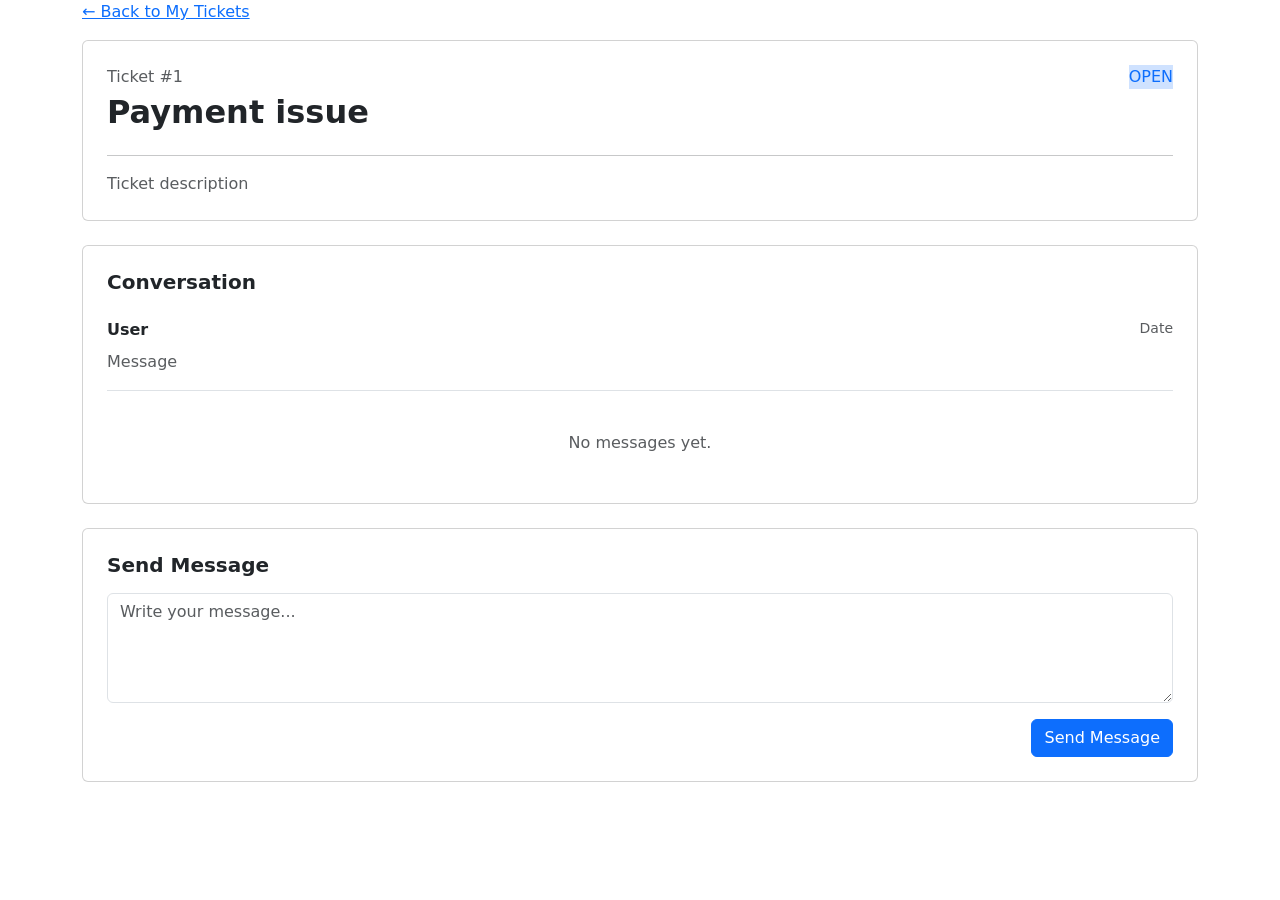
<file: src/main/resources/templates/customer/ticket-details.html>
<!DOCTYPE html>
<html lang="en"
      xmlns:th="http://www.thymeleaf.org">

<head>
    <meta charset="UTF-8">
    <meta name="viewport" content="width=device-width, initial-scale=1">

    <title>Ticket Details | SupportDesk</title>

    <link href="https://cdn.jsdelivr.net/npm/bootstrap@5.3.3/dist/css/bootstrap.min.css"
          rel="stylesheet">

    <link rel="stylesheet" th:href="@{/css/style.css}">
</head>

<body>

<div th:replace="~{fragments/navbar :: navbar}"></div>

<div class="container page-container">

    <!-- Back -->
    <div class="mb-3">
        <a th:href="@{/customer/tickets}"
           class="text-primary">
            ← Back to My Tickets
        </a>
    </div>


    <!-- Ticket Header -->
    <div class="card custom-card mb-4">

        <div class="card-body p-4">

            <div class="d-flex justify-content-between align-items-start">

                <div>

                    <p class="text-muted mb-1">
                        Ticket #<span th:text="${ticket.id}">1</span>
                    </p>

                    <h2 class="fw-bold mb-2"
                        th:text="${ticket.title}">
                        Payment issue
                    </h2>

                </div>

                <span class="status-badge bg-primary-subtle text-primary"
                      th:text="${ticket.status}">
                    OPEN
                </span>

            </div>

            <hr>

            <p class="text-muted mb-0"
               th:text="${ticket.description}">
                Ticket description
            </p>

        </div>

    </div>


    <!-- Conversation -->

    <div class="card custom-card mb-4">

        <div class="card-body p-4">

            <h5 class="fw-bold mb-4">
                Conversation
            </h5>


            <!-- Messages -->

            <div th:each="message : ${messages}"
                 class="border-bottom pb-3 mb-3">

                <div class="d-flex justify-content-between">

                    <strong th:text="${message.senderName}">
                        User
                    </strong>

                    <small class="text-muted"
                           th:text="${message.createdAt}">
                        Date
                    </small>

                </div>

                <p class="mb-0 mt-2 text-muted"
                   th:text="${message.message}">
                    Message
                </p>

            </div>


            <!-- No Messages -->

            <div th:if="${#lists.isEmpty(messages)}"
                 class="text-center py-4">

                <p class="text-muted mb-0">
                    No messages yet.
                </p>

            </div>

        </div>

    </div>


    <!-- Reply -->

    <div class="card custom-card"
         th:if="${ticket.status != T(com.example.support.enums.TicketStatus).CLOSED}">

        <div class="card-body p-4">

            <h5 class="fw-bold mb-3">
                Send Message
            </h5>

            <form th:action="@{/customer/tickets/{id}/messages(id=${ticket.id})}"
                  method="post">

                <div class="mb-3">

                    <textarea name="message"
                              class="form-control"
                              rows="4"
                              placeholder="Write your message..."
                              required></textarea>

                </div>

                <div class="text-end">

                    <button type="submit"
                            class="btn btn-primary">
                        Send Message
                    </button>

                </div>

            </form>

        </div>

    </div>

</div>

</body>
</html>
</file>
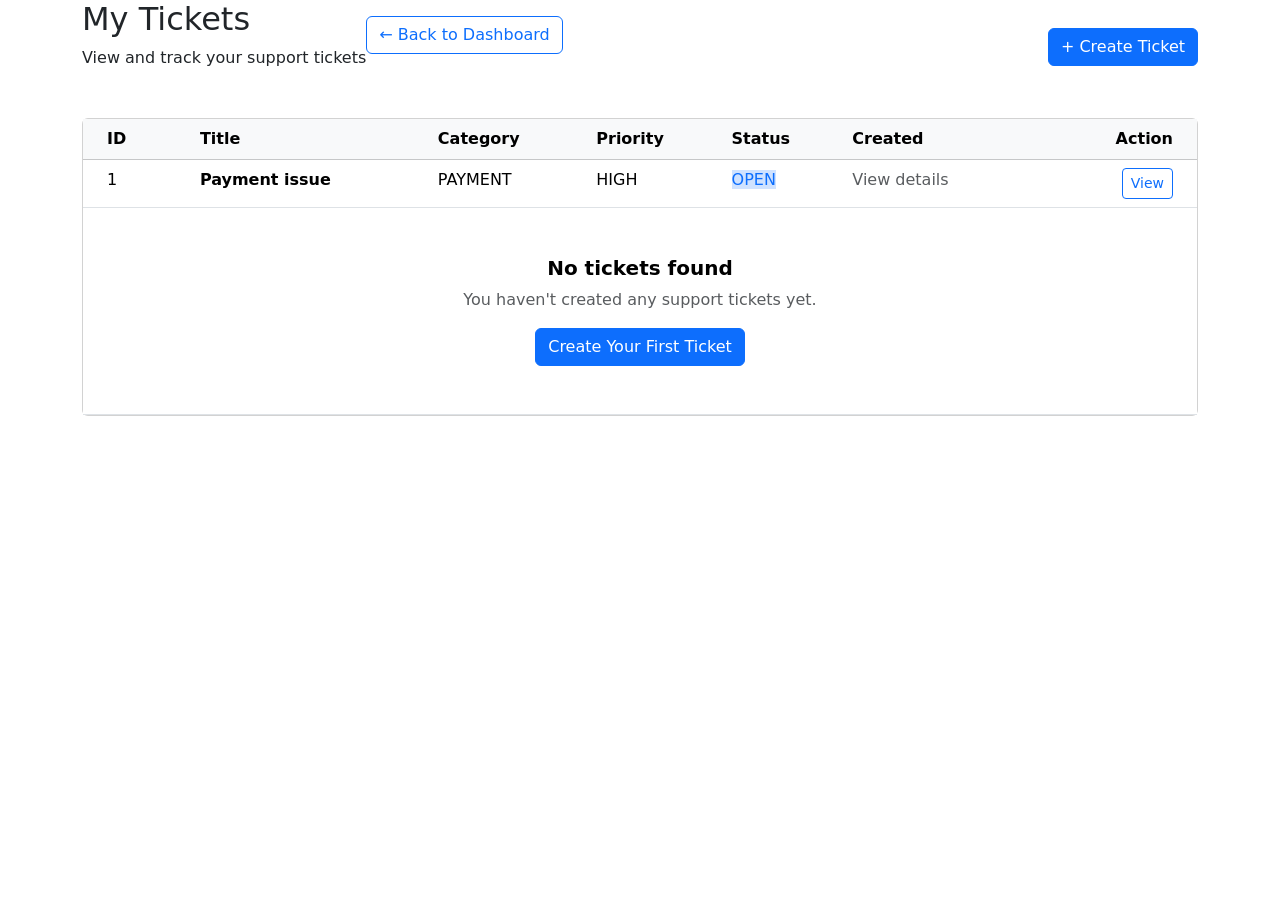
<file: src/main/resources/templates/customer/tickets.html>
<!DOCTYPE html>
<html lang="en"
      xmlns:th="http://www.thymeleaf.org">

<head>
    <meta charset="UTF-8">
    <meta name="viewport" content="width=device-width, initial-scale=1">

    <title>My Tickets | SupportDesk</title>

    <link href="https://cdn.jsdelivr.net/npm/bootstrap@5.3.3/dist/css/bootstrap.min.css"
          rel="stylesheet">

    <link rel="stylesheet" th:href="@{/css/style.css}">
</head>

<body>

<div th:replace="~{fragments/navbar :: navbar}"></div>

<div class="container page-container">

    <!-- Header -->
    <div class="d-flex justify-content-between align-items-center mb-4">

        <div class="d-flex justify-content-between align-items-center mb-4">

            <div>
                <h2 class="page-title">My Tickets</h2>
                <p class="page-subtitle mb-0">
                    View and track your support tickets
                </p>
            </div>

            <a th:href="@{/customer/dashboard}"
               class="btn btn-outline-primary">
                ← Back to Dashboard
            </a>

        </div>

        <a th:href="@{/customer/tickets/create}"
           class="btn btn-primary">
            + Create Ticket
        </a>

    </div>


    <!-- Tickets -->
    <div class="card custom-card">

        <div class="card-body p-0">

            <div class="table-responsive">

                <table class="table table-hover mb-0">

                    <thead class="table-light">

                    <tr>
                        <th class="px-4">ID</th>
                        <th>Title</th>
                        <th>Category</th>
                        <th>Priority</th>
                        <th>Status</th>
                        <th>Created</th>
                        <th class="text-end px-4">Action</th>
                    </tr>

                    </thead>

                    <tbody>

                    <tr th:each="ticket : ${tickets}">

                        <td class="px-4"
                            th:text="${ticket.id}">
                            1
                        </td>

                        <td>
                            <span class="fw-semibold"
                                  th:text="${ticket.title}">
                                Payment issue
                            </span>
                        </td>

                        <td>
                            <span th:text="${ticket.category != null ? ticket.category : 'Pending'}">
                                PAYMENT
                            </span>
                        </td>

                        <td>
                            <span th:text="${ticket.priority != null ? ticket.priority : 'Pending'}">
                                HIGH
                            </span>
                        </td>

                        <td>
                            <span class="status-badge bg-primary-subtle text-primary"
                                  th:text="${ticket.status}">
                                OPEN
                            </span>
                        </td>

                        <td>
                            <span class="text-muted">
                                View details
                            </span>
                        </td>

                        <td class="text-end px-4">

                            <a th:href="@{/customer/tickets/{id}(id=${ticket.id})}"
                               class="btn btn-sm btn-outline-primary">
                                View
                            </a>

                        </td>

                    </tr>


                    <!-- Empty state -->

                    <tr th:if="${#lists.isEmpty(tickets)}">

                        <td colspan="7"
                            class="text-center py-5">

                            <h5 class="fw-semibold">
                                No tickets found
                            </h5>

                            <p class="text-muted mb-3">
                                You haven't created any support tickets yet.
                            </p>

                            <a th:href="@{/customer/tickets/create}"
                               class="btn btn-primary">
                                Create Your First Ticket
                            </a>

                        </td>

                    </tr>

                    </tbody>

                </table>

            </div>

        </div>

    </div>

</div>

</body>
</html>
</file>
